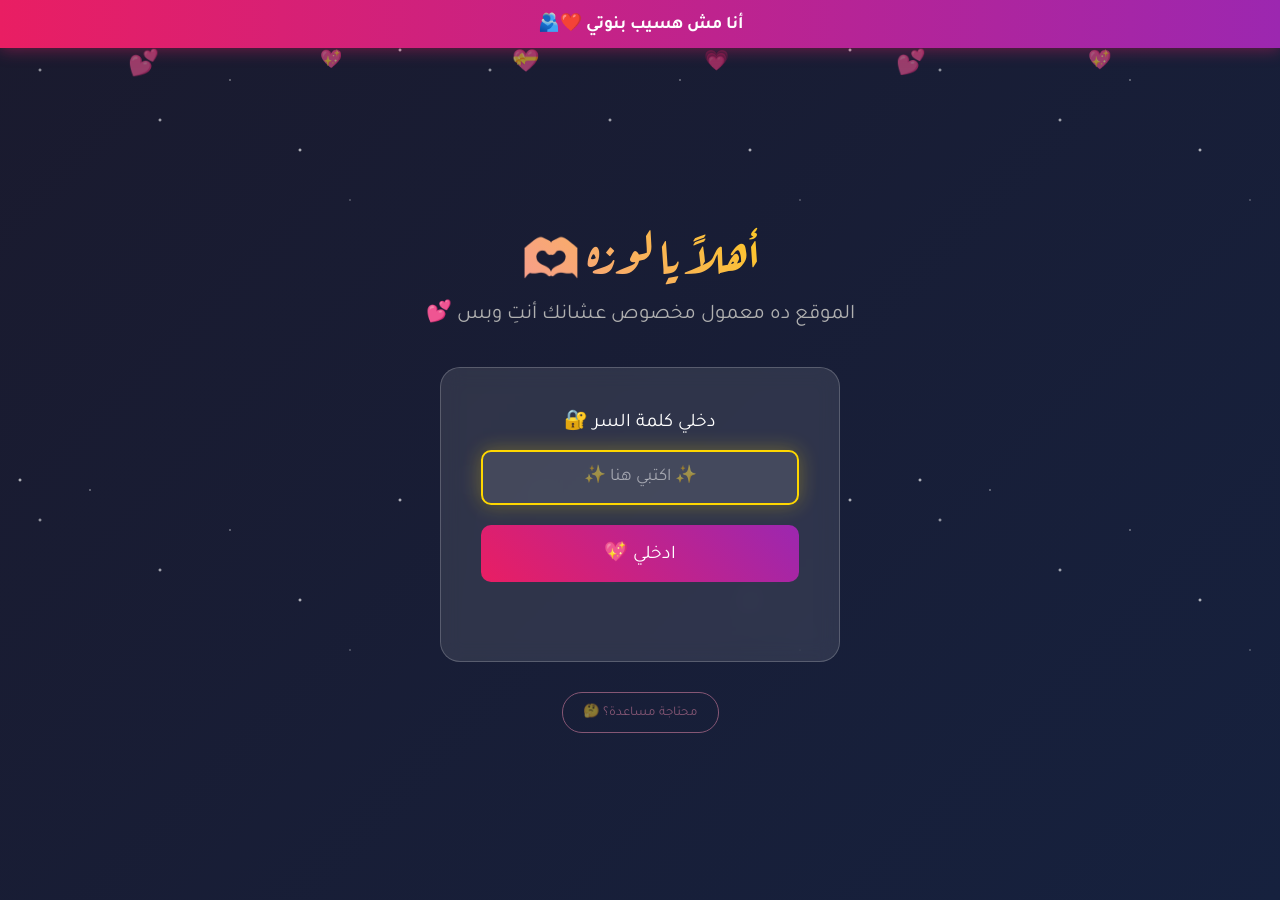
<file: index.html>
<!DOCTYPE html>
<html lang="ar" dir="rtl">
<head>
    <meta charset="UTF-8">
    <meta name="viewport" content="width=device-width, initial-scale=1.0">
    <title>♥️ ست البنات</title>
    <link rel="preconnect" href="https://fonts.googleapis.com">
    <link rel="preconnect" href="https://fonts.gstatic.com" crossorigin>
    <link href="https://fonts.googleapis.com/css2?family=Tajawal:wght@400;500;700&family=Aref+Ruqaa:wght@400;700&display=swap" rel="stylesheet">
    <link rel="stylesheet" href="css/style.css">
</head>
<body class="login-page">
    <!-- ═══════ الشريط العلوي ═══════ -->
    <div class="top-banner">
        أنا مش هسيب بنوتي ❤️🫂
    </div>

    <div class="stars"></div>
    <div class="floating-hearts">
        <span>💕</span><span>💖</span><span>💝</span><span>💗</span><span>💕</span><span>💖</span>
    </div>
    
    <div class="login-container">
        <div class="welcome-text">
            <h1>أهلاً يا لوزه 🫶</h1>
            <p>الموقع ده معمول مخصوص عشانك أنتِ وبس 💕</p>
        </div>
        
        <div class="password-section">
            <label for="password">دخلي كلمة السر 🔐</label>
            <input type="password" id="password" placeholder="✨ اكتبي هنا ✨">
            <button onclick="checkPassword()" class="btn-primary">
                ادخلي 💖
            </button>
            <p id="error-msg" class="error-msg"></p>
        </div>
        
        <div class="hint-section">
            <button onclick="showHint()" class="btn-hint">
                محتاجة مساعدة؟ 🤔
            </button>
            <div id="hints-container" class="hints-container hidden">
                <p class="hint-title">وسيلة مساعدة 💡</p>
                <div id="hint-text"></div>
                <button onclick="nextHint()" class="btn-small">تلميح تاني</button>
            </div>
        </div>
    </div>

    <script src="js/main.js"></script>
</body>
</html>
</file>
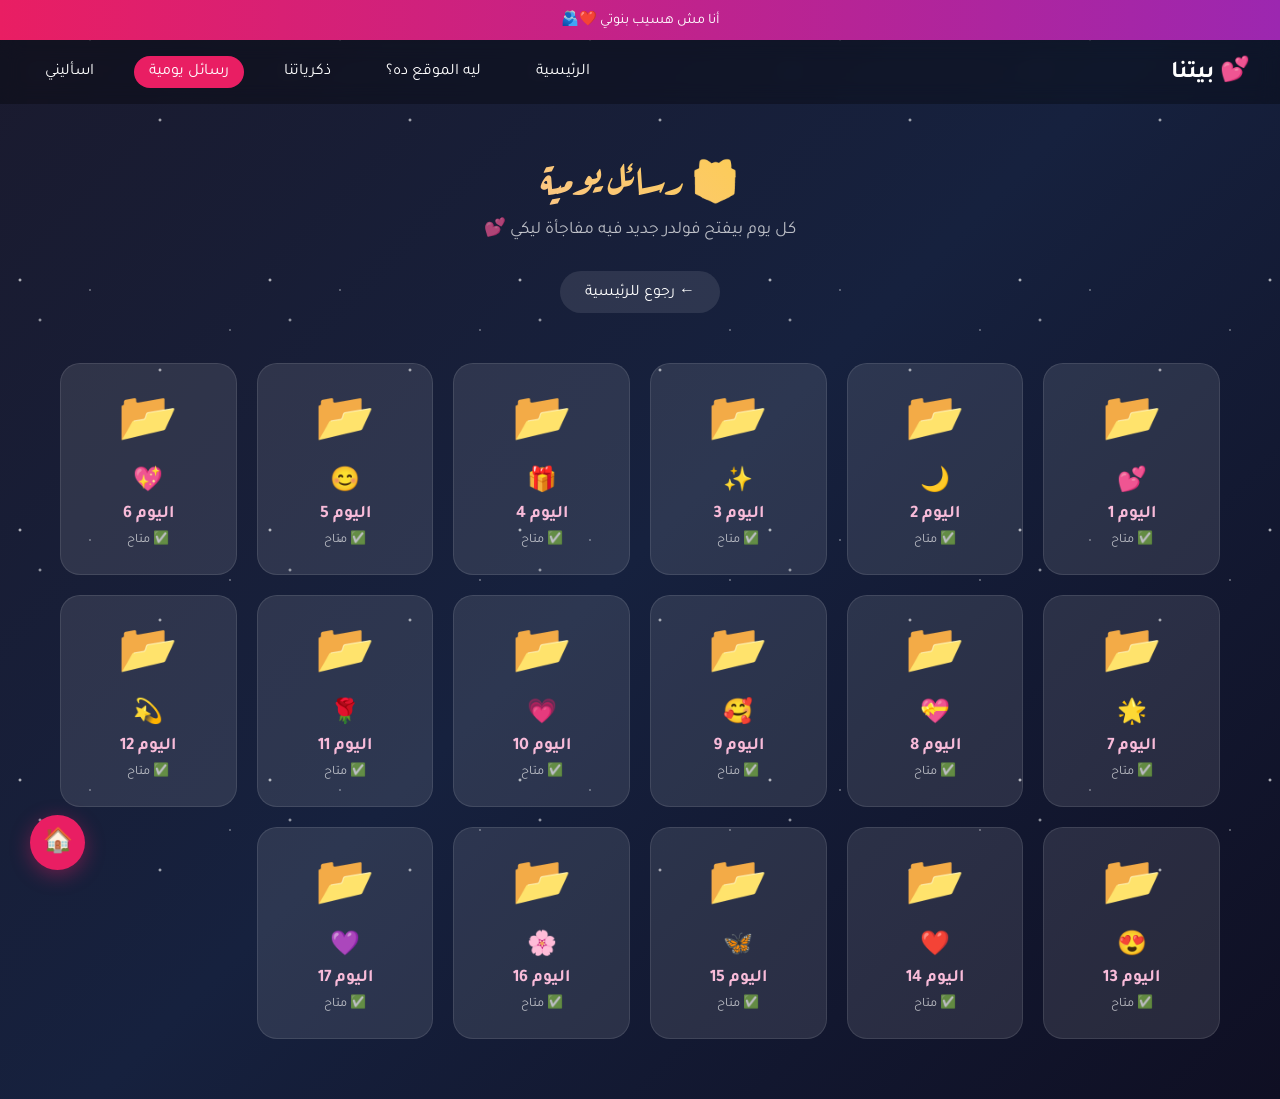
<file: daily.html>
<!DOCTYPE html>
<html lang="ar" dir="rtl">
<head>
    <meta charset="UTF-8">
    <meta name="viewport" content="width=device-width, initial-scale=1.0">
    <title>💕 رسائل يومية</title>
    <link rel="preconnect" href="https://fonts.googleapis.com">
    <link rel="preconnect" href="https://fonts.gstatic.com" crossorigin>
    <link href="https://fonts.googleapis.com/css2?family=Tajawal:wght@400;500;700&family=Aref+Ruqaa:wght@400;700&display=swap" rel="stylesheet">
    <style>
        /* ═══════════════════════════════════════════════════════════ */
        /*                    CSS Variables                            */
        /* ═══════════════════════════════════════════════════════════ */
        :root {
            --primary-color: #e91e63;
            --primary-light: #f8bbd9;
            --primary-dark: #c2185b;
            --secondary-color: #9c27b0;
            --gold: #ffd700;
            --text-muted: rgba(255, 255, 255, 0.7);
            --card-bg: rgba(255, 255, 255, 0.1);
        }

        * {
            margin: 0;
            padding: 0;
            box-sizing: border-box;
        }

        body {
            font-family: 'Tajawal', sans-serif;
            background: linear-gradient(135deg, #1a1a2e 0%, #16213e 50%, #0f0f23 100%);
            min-height: 100vh;
            color: white;
            overflow-x: hidden;
        }

        /* ═══════════════════════════════════════════════════════════ */
        /*                    Top Banner                               */
        /* ═══════════════════════════════════════════════════════════ */
        .top-banner {
            background: linear-gradient(90deg, var(--primary-color), var(--secondary-color));
            padding: 10px;
            text-align: center;
            font-size: 0.9rem;
        }

        /* ═══════════════════════════════════════════════════════════ */
        /*                    Stars Background                         */
        /* ═══════════════════════════════════════════════════════════ */
        .stars {
            position: fixed;
            top: 0;
            left: 0;
            width: 100%;
            height: 100%;
            pointer-events: none;
            z-index: -1;
            background-image: 
                radial-gradient(2px 2px at 20px 30px, white, transparent),
                radial-gradient(2px 2px at 40px 70px, rgba(255,255,255,0.8), transparent),
                radial-gradient(1px 1px at 90px 40px, white, transparent),
                radial-gradient(2px 2px at 160px 120px, rgba(255,255,255,0.9), transparent),
                radial-gradient(1px 1px at 230px 80px, white, transparent);
            background-size: 250px 250px;
            animation: twinkle 5s ease-in-out infinite;
        }

        @keyframes twinkle {
            0%, 100% { opacity: 1; }
            50% { opacity: 0.7; }
        }

        /* ═══════════════════════════════════════════════════════════ */
        /*                    Navbar                                   */
        /* ═══════════════════════════════════════════════════════════ */
        .navbar {
            display: flex;
            justify-content: space-between;
            align-items: center;
            padding: 15px 30px;
            background: rgba(0, 0, 0, 0.3);
            backdrop-filter: blur(10px);
            position: sticky;
            top: 0;
            z-index: 1000;
        }

        .logo {
            font-size: 1.5rem;
            font-weight: bold;
            color: white;
            text-decoration: none;
        }

        .nav-links {
            display: flex;
            list-style: none;
            gap: 25px;
        }

        .nav-links a {
            color: white;
            text-decoration: none;
            padding: 8px 15px;
            border-radius: 20px;
            transition: all 0.3s ease;
        }

        .nav-links a:hover,
        .nav-links a.active {
            background: var(--primary-color);
        }

        .menu-toggle {
            display: none;
            background: none;
            border: none;
            color: white;
            font-size: 1.5rem;
            cursor: pointer;
        }

        /* ═══════════════════════════════════════════════════════════ */
        /*                    Main Content                             */
        /* ═══════════════════════════════════════════════════════════ */
        .main-content {
            padding: 40px 20px;
            max-width: 1200px;
            margin: 0 auto;
        }

        .page-title {
            text-align: center;
            font-size: 2.5rem;
            font-family: 'Aref Ruqaa', serif;
            margin-bottom: 10px;
            background: linear-gradient(45deg, var(--primary-light), var(--gold));
            -webkit-background-clip: text;
            -webkit-text-fill-color: transparent;
            background-clip: text;
        }

        .page-subtitle {
            text-align: center;
            color: var(--text-muted);
            margin-bottom: 30px;
            font-size: 1.1rem;
        }

        /* ═══════════════════════════════════════════════════════════ */
        /*                    Back Button                              */
        /* ═══════════════════════════════════════════════════════════ */
        .back-section {
            text-align: center;
            margin-bottom: 30px;
        }

        .back-btn {
            display: inline-block;
            padding: 10px 25px;
            background: rgba(255, 255, 255, 0.1);
            color: white;
            text-decoration: none;
            border-radius: 25px;
            transition: all 0.3s ease;
        }

        .back-btn:hover {
            background: var(--primary-color);
            transform: translateX(-5px);
        }

        /* ═══════════════════════════════════════════════════════════ */
        /*                    Folders Container                        */
        /* ═══════════════════════════════════════════════════════════ */
        .folders-container {
            display: grid;
            grid-template-columns: repeat(auto-fill, minmax(150px, 1fr));
            gap: 20px;
            padding: 20px 0;
        }

        /* ═══════════════════════════════════════════════════════════ */
        /*                    Folder Card                              */
        /* ═══════════════════════════════════════════════════════════ */
        .folder {
            background: var(--card-bg);
            border-radius: 20px;
            padding: 25px 15px;
            text-align: center;
            border: 1px solid rgba(255, 255, 255, 0.1);
            transition: all 0.3s ease;
            animation: fadeInUp 0.5s ease forwards;
            opacity: 0;
            position: relative;
            overflow: hidden;
        }

        .folder:hover {
            transform: translateY(-8px);
            border-color: var(--primary-light);
            box-shadow: 0 15px 40px rgba(233, 30, 99, 0.25);
        }

        .folder.today {
            border-color: var(--gold);
            background: linear-gradient(135deg, rgba(255,215,0,0.15), rgba(233,30,99,0.15));
        }

        .folder.today::before {
            content: '';
            position: absolute;
            top: -50%;
            left: -50%;
            width: 200%;
            height: 200%;
            background: linear-gradient(45deg, transparent, rgba(255,215,0,0.1), transparent);
            animation: shine 3s infinite;
        }

        @keyframes shine {
            0% { transform: translateX(-100%) rotate(45deg); }
            100% { transform: translateX(100%) rotate(45deg); }
        }

        @keyframes fadeInUp {
            from {
                opacity: 0;
                transform: translateY(30px);
            }
            to {
                opacity: 1;
                transform: translateY(0);
            }
        }

        .folder-icon {
            font-size: 3rem;
            display: block;
            margin-bottom: 10px;
        }

        .folder-mood {
            font-size: 1.5rem;
            margin-bottom: 5px;
        }

        .folder-day {
            font-weight: bold;
            font-size: 1.1rem;
            margin-bottom: 5px;
            color: var(--primary-light);
        }

        .folder-status {
            font-size: 0.8rem;
            color: var(--text-muted);
        }

        .new-badge {
            position: absolute;
            top: 10px;
            right: 10px;
            background: var(--gold);
            color: #1a1a2e;
            padding: 3px 8px;
            border-radius: 10px;
            font-size: 0.65rem;
            font-weight: bold;
            animation: pulse 1.5s infinite;
        }

        @keyframes pulse {
            0%, 100% { transform: scale(1); }
            50% { transform: scale(1.1); }
        }

        /* ═══════════════════════════════════════════════════════════ */
        /*                    Empty Message                            */
        /* ═══════════════════════════════════════════════════════════ */
        .empty-message {
            grid-column: 1 / -1;
            text-align: center;
            padding: 60px 20px;
        }

        .empty-icon {
            font-size: 4rem;
            margin-bottom: 20px;
        }

        .empty-message h3 {
            margin-bottom: 10px;
            color: white;
        }

        .empty-message p {
            color: var(--text-muted);
        }

        .countdown {
            font-size: 1.5rem;
            color: var(--gold);
            margin-top: 15px;
            font-weight: bold;
        }

        /* ═══════════════════════════════════════════════════════════ */
        /*                    Folders Hint                             */
        /* ═══════════════════════════════════════════════════════════ */
        .folders-hint {
            grid-column: 1 / -1;
            text-align: center;
            padding: 30px;
            color: var(--text-muted);
            border-top: 1px solid rgba(255, 255, 255, 0.1);
            margin-top: 20px;
        }

        .folders-hint p {
            margin: 5px 0;
        }

        /* ═══════════════════════════════════════════════════════════ */
        /*                    Modal                                    */
        /* ═══════════════════════════════════════════════════════════ */
        .modal {
            position: fixed;
            top: 0;
            left: 0;
            width: 100%;
            height: 100%;
            background: rgba(0, 0, 0, 0.9);
            display: flex;
            align-items: center;
            justify-content: center;
            z-index: 2000;
            padding: 20px;
            opacity: 1;
            transition: opacity 0.3s ease;
        }

        .modal.hidden {
            opacity: 0;
            pointer-events: none;
        }

        .modal-content {
            background: linear-gradient(135deg, #1a1a2e 0%, #16213e 100%);
            border-radius: 25px;
            padding: 30px;
            max-width: 500px;
            width: 100%;
            max-height: 90vh;
            overflow-y: auto;
            position: relative;
            border: 1px solid rgba(255, 255, 255, 0.1);
            box-shadow: 0 20px 60px rgba(0, 0, 0, 0.5);
            animation: modalIn 0.3s ease;
        }

        @keyframes modalIn {
            from {
                opacity: 0;
                transform: scale(0.9) translateY(20px);
            }
            to {
                opacity: 1;
                transform: scale(1) translateY(0);
            }
        }

        .close-modal {
            position: absolute;
            top: 15px;
            left: 15px;
            background: rgba(255, 255, 255, 0.1);
            border: none;
            color: white;
            width: 40px;
            height: 40px;
            border-radius: 50%;
            font-size: 1.2rem;
            cursor: pointer;
            transition: all 0.3s ease;
            display: flex;
            align-items: center;
            justify-content: center;
        }

        .close-modal:hover {
            background: var(--primary-color);
            transform: rotate(90deg);
        }

        /* ═══════════════════════════════════════════════════════════ */
        /*                    Day Header                               */
        /* ═══════════════════════════════════════════════════════════ */
        .day-header {
            text-align: center;
            margin-bottom: 20px;
            padding-top: 10px;
        }

        .day-number {
            font-size: 1.8rem;
            font-weight: bold;
            display: block;
            margin-bottom: 5px;
            background: linear-gradient(45deg, var(--primary-light), var(--gold));
            -webkit-background-clip: text;
            -webkit-text-fill-color: transparent;
            background-clip: text;
        }

        .day-date {
            color: rgba(255, 255, 255, 0.6);
            font-size: 0.9rem;
        }

        /* ═══════════════════════════════════════════════════════════ */
        /*                    Message Container                        */
        /* ═══════════════════════════════════════════════════════════ */
        .message-container {
            background: rgba(255, 255, 255, 0.05);
            border-radius: 15px;
            padding: 20px;
            margin-bottom: 20px;
            border: 1px solid rgba(255, 255, 255, 0.1);
        }

        .day-message {
            text-align: center;
            font-size: 1.2rem;
            line-height: 1.8;
            color: white;
        }

        /* ═══════════════════════════════════════════════════════════ */
        /*                    Audio Player                             */
        /* ═══════════════════════════════════════════════════════════ */
        .audio-player {
            background: linear-gradient(135deg, rgba(103,58,183,0.3), rgba(63,81,181,0.3));
            padding: 30px;
            border-radius: 20px;
            margin: 20px 0;
        }

        .audio-player-header {
            text-align: center;
            margin-bottom: 20px;
        }

        .audio-player-header .audio-icon {
            font-size: 3rem;
            display: block;
            margin-bottom: 10px;
            animation: pulse 2s infinite;
        }

        .audio-player-header .audio-hint {
            color: rgba(255, 255, 255, 0.7);
            font-size: 0.95rem;
        }

        /* ═══════════════════════════════════════════════════════════ */
        /*                    Waveform Animation                       */
        /* ═══════════════════════════════════════════════════════════ */
        .waveform {
            display: flex;
            justify-content: center;
            align-items: center;
            gap: 4px;
            height: 40px;
            margin-bottom: 20px;
        }

        .waveform span {
            width: 4px;
            height: 20px;
            background: linear-gradient(to top, var(--primary-color), var(--secondary-color));
            border-radius: 2px;
            animation: wave 1.2s ease-in-out infinite;
        }

        .waveform span:nth-child(1) { animation-delay: 0s; }
        .waveform span:nth-child(2) { animation-delay: 0.1s; }
        .waveform span:nth-child(3) { animation-delay: 0.2s; }
        .waveform span:nth-child(4) { animation-delay: 0.3s; }
        .waveform span:nth-child(5) { animation-delay: 0.4s; }
        .waveform span:nth-child(6) { animation-delay: 0.5s; }
        .waveform span:nth-child(7) { animation-delay: 0.4s; }
        .waveform span:nth-child(8) { animation-delay: 0.3s; }
        .waveform span:nth-child(9) { animation-delay: 0.2s; }
        .waveform span:nth-child(10) { animation-delay: 0.1s; }

        @keyframes wave {
            0%, 100% { height: 10px; }
            50% { height: 35px; }
        }

        /* ═══════════════════════════════════════════════════════════ */
        /*                    Drive Player Container                   */
        /* ═══════════════════════════════════════════════════════════ */
        .drive-player-container {
            background: rgba(0, 0, 0, 0.3);
            border-radius: 15px;
            padding: 15px;
            min-height: 80px;
            display: flex;
            align-items: center;
            justify-content: center;
        }

        .drive-player-container iframe {
            border-radius: 10px;
        }

        /* ═══════════════════════════════════════════════════════════ */
        /*                    Modal Navigation                         */
        /* ═══════════════════════════════════════════════════════════ */
        .modal-navigation {
            display: flex;
            gap: 10px;
            justify-content: center;
            margin-top: 20px;
        }

        .nav-link-btn {
            padding: 12px 25px;
            background: rgba(255, 255, 255, 0.1);
            color: white;
            text-decoration: none;
            border-radius: 25px;
            font-size: 0.9rem;
            transition: all 0.3s ease;
            text-align: center;
        }

        .nav-link-btn:hover {
            background: rgba(255, 255, 255, 0.2);
            transform: translateY(-2px);
        }

        .nav-link-btn.primary {
            background: var(--primary-color);
        }

        .nav-link-btn.primary:hover {
            background: var(--primary-dark);
        }

        /* ═══════════════════════════════════════════════════════════ */
        /*                    Fixed Home Button                        */
        /* ═══════════════════════════════════════════════════════════ */
        .fixed-back-btn {
            position: fixed;
            bottom: 30px;
            left: 30px;
            width: 55px;
            height: 55px;
            background: var(--primary-color);
            border-radius: 50%;
            display: flex;
            align-items: center;
            justify-content: center;
            text-decoration: none;
            font-size: 1.5rem;
            box-shadow: 0 5px 20px rgba(233, 30, 99, 0.4);
            transition: all 0.3s ease;
            z-index: 999;
        }

        .fixed-back-btn:hover {
            transform: scale(1.1);
            box-shadow: 0 8px 30px rgba(233, 30, 99, 0.6);
        }

        /* ═══════════════════════════════════════════════════════════ */
        /*                    Toast Notifications                      */
        /* ═══════════════════════════════════════════════════════════ */
        .toast {
            position: fixed;
            bottom: 100px;
            left: 50%;
            transform: translateX(-50%) translateY(100px);
            background: #333;
            color: white;
            padding: 15px 30px;
            border-radius: 30px;
            font-size: 0.95rem;
            z-index: 3000;
            opacity: 0;
            transition: all 0.3s ease;
            box-shadow: 0 5px 20px rgba(0, 0, 0, 0.3);
        }

        .toast.show {
            opacity: 1;
            transform: translateX(-50%) translateY(0);
        }

        .toast-success { background: #4caf50; }
        .toast-error { background: #f44336; }
        .toast-info { background: #2196f3; }

        /* ═══════════════════════════════════════════════════════════ */
        /*                    Responsive                               */
        /* ═══════════════════════════════════════════════════════════ */
        @media (max-width: 768px) {
            .nav-links {
                display: none;
                position: absolute;
                top: 100%;
                left: 0;
                right: 0;
                background: rgba(0, 0, 0, 0.95);
                flex-direction: column;
                padding: 20px;
                gap: 10px;
            }

            .nav-links.active {
                display: flex;
            }

            .menu-toggle {
                display: block;
            }

            .page-title {
                font-size: 1.8rem;
            }

            .folders-container {
                grid-template-columns: repeat(auto-fill, minmax(120px, 1fr));
                gap: 15px;
            }

            .folder {
                padding: 20px 10px;
            }

            .folder-icon {
                font-size: 2.5rem;
            }

            .modal-content {
                padding: 20px;
                margin: 10px;
            }

            .day-number {
                font-size: 1.5rem;
            }

            .day-message {
                font-size: 1.1rem;
            }

            .audio-player {
                padding: 20px;
            }

            .audio-player-header .audio-icon {
                font-size: 2.5rem;
            }

            .modal-navigation {
                flex-direction: column;
            }

            .fixed-back-btn {
                bottom: 20px;
                left: 20px;
                width: 50px;
                height: 50px;
            }
        }
    </style>
</head>
<body>
    <!-- ═══════ الشريط العلوي ═══════ -->
    <div class="top-banner">
        أنا مش هسيب بنوتي ❤️🫂
    </div>

    <!-- ═══════ النجوم ═══════ -->
    <div class="stars"></div>
    
    <!-- ═══════ شريط التنقل ═══════ -->
    <nav class="navbar">
        <a href="home.html" class="logo">💕 بيتنا</a>
        <ul class="nav-links" id="navLinks">
            <li><a href="home.html">الرئيسية</a></li>
            <li><a href="why.html">ليه الموقع ده؟</a></li>
            <li><a href="memories.html">ذكرياتنا</a></li>
            <li><a href="daily.html" class="active">رسائل يومية</a></li>
            <li><a href="questions.html">اسأليني</a></li>
        </ul>
        <button class="menu-toggle" onclick="toggleMenu()">☰</button>
    </nav>

    <!-- ═══════ المحتوى الرئيسي ═══════ -->
    <main class="main-content">
        <h1 class="page-title">🎁 رسائل يومية</h1>
        <p class="page-subtitle">كل يوم بيفتح فولدر جديد فيه مفاجأة ليكي 💕</p>
        
        <!-- زر الرجوع -->
        <div class="back-section">
            <a href="home.html" class="back-btn">← رجوع للرئيسية</a>
        </div>

        <!-- الفولدرات -->
        <div class="folders-container" id="folders-container">
            <!-- Folders will be generated by JavaScript -->
        </div>
    </main>

    <!-- ═══════ Audio Player Modal ═══════ -->
    <div id="audio-modal" class="modal hidden">
        <div class="modal-content audio-modal-content">
            <button class="close-modal" onclick="closeModal()" title="إغلاق">✕</button>
            
            <div class="day-header">
                <span class="day-number" id="modal-day"></span>
                <span class="day-date" id="modal-date"></span>
            </div>
            
            <div class="message-container">
                <p class="day-message" id="modal-message"></p>
            </div>
            
            <!-- Audio Player -->
            <div class="audio-player">
                <div class="audio-player-header">
                    <span class="audio-icon">🎵</span>
                    <p class="audio-hint">اضغط Play للاستماع 💕</p>
                </div>
                
                <div class="waveform">
                    <span></span><span></span><span></span><span></span><span></span>
                    <span></span><span></span><span></span><span></span><span></span>
                </div>
                
                <div id="drive-player-container" class="drive-player-container">
                    <!-- iframe will be inserted here -->
                </div>
            </div>
            
            <div class="modal-navigation">
                <a href="questions.html" class="nav-link-btn">💭 روحي للأسئلة</a>
                <a href="home.html" class="nav-link-btn primary">🏠 الرئيسية</a>
            </div>
        </div>
    </div>

    <!-- ═══════ Fixed Home Button ═══════ -->
    <a href="home.html" class="fixed-back-btn" title="الرئيسية">🏠</a>

    <!-- ═══════ JavaScript ═══════ -->
    <script src="js/daily.js"></script>
    <script>
        // Toggle Menu for Mobile
        function toggleMenu() {
            document.getElementById('navLinks').classList.toggle('active');
        }
    </script>
</body>
</html>
</file>
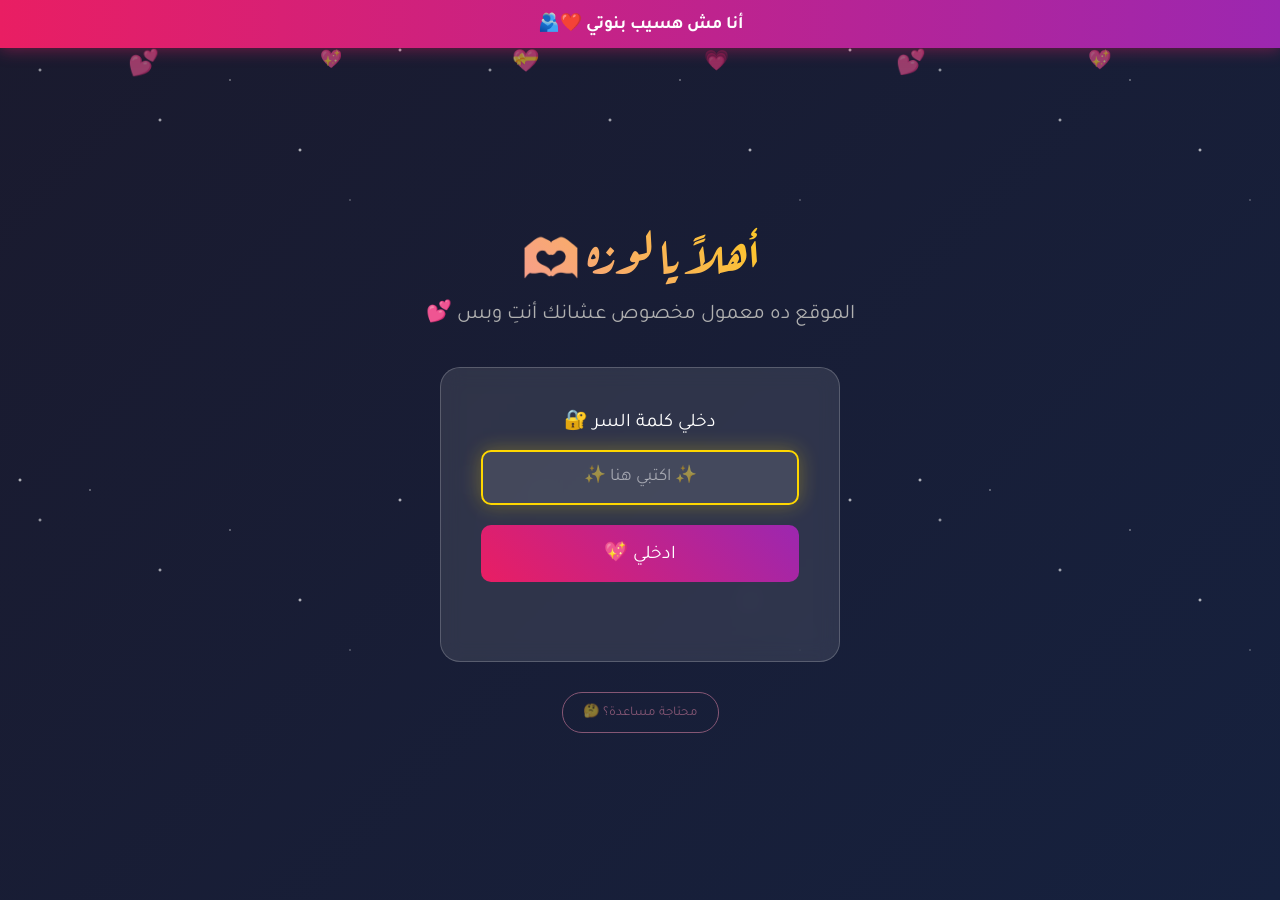
<file: home.html>
<!DOCTYPE html>
<html lang="ar" dir="rtl">
<head>
    <meta charset="UTF-8">
    <meta name="viewport" content="width=device-width, initial-scale=1.0">
    <title>💕 بيتنا الصغير</title>
    <link rel="preconnect" href="https://fonts.googleapis.com">
    <link rel="preconnect" href="https://fonts.gstatic.com" crossorigin>
    <link href="https://fonts.googleapis.com/css2?family=Tajawal:wght@400;500;700&family=Aref+Ruqaa:wght@400;700&display=swap" rel="stylesheet">
    <link rel="stylesheet" href="css/style.css">
</head>
<body class="home-page">
    <!-- ═══════ الشريط العلوي ═══════ -->
    <div class="top-banner">
        أنا مش هسيب بنوتي ❤️🫂
    </div>

    <div class="stars"></div>

    <nav class="navbar">
        <a href="home.html" class="logo">💕 بيتنا</a>
        <ul class="nav-links">
            <li><a href="home.html" class="active">الرئيسية</a></li>
            <li><a href="why.html">ليه الموقع ده؟</a></li>
            <li><a href="memories.html">ذكرياتنا</a></li>
            <li><a href="daily.html">رسائل يومية</a></li>
            <li><a href="questions.html">اسأليني</a></li>
        </ul>
        <button class="menu-toggle" onclick="toggleMenu()">☰</button>
    </nav>

    <main class="main-content">
        <section class="hero">
            <p id="greeting"></p>
            <h1>أهلاً بيكي في عالمنا الصغير 💕</h1>
            <p>كل ركن هنا فيه حاجة ليكي أنتِ بس</p>
        </section>

        <section class="cards-container">
            <a href="why.html" class="card">
                <span class="card-icon">💝</span>
                <h3>ليه الموقع ده؟</h3>
                <p>اعرفي السبب ورا كل ده</p>
            </a>
            
            <a href="memories.html" class="card">
                <span class="card-icon">📸</span>
                <h3>ذكرياتنا</h3>
                <p>لحظات مش هننساها أبداً</p>
            </a>
            
            <a href="daily.html" class="card">
                <span class="card-icon">🎁</span>
                <h3>رسائل يومية</h3>
                <p>كل يوم ليكي هدية جديدة</p>
            </a>
            
            <a href="questions.html" class="card">
                <span class="card-icon">💭</span>
                <h3>اسأليني</h3>
                <p>أسئلة وإجابات من القلب</p>
            </a>
        </section>
    </main>

    <script src="js/main.js"></script>
</body>
</html>
</file>
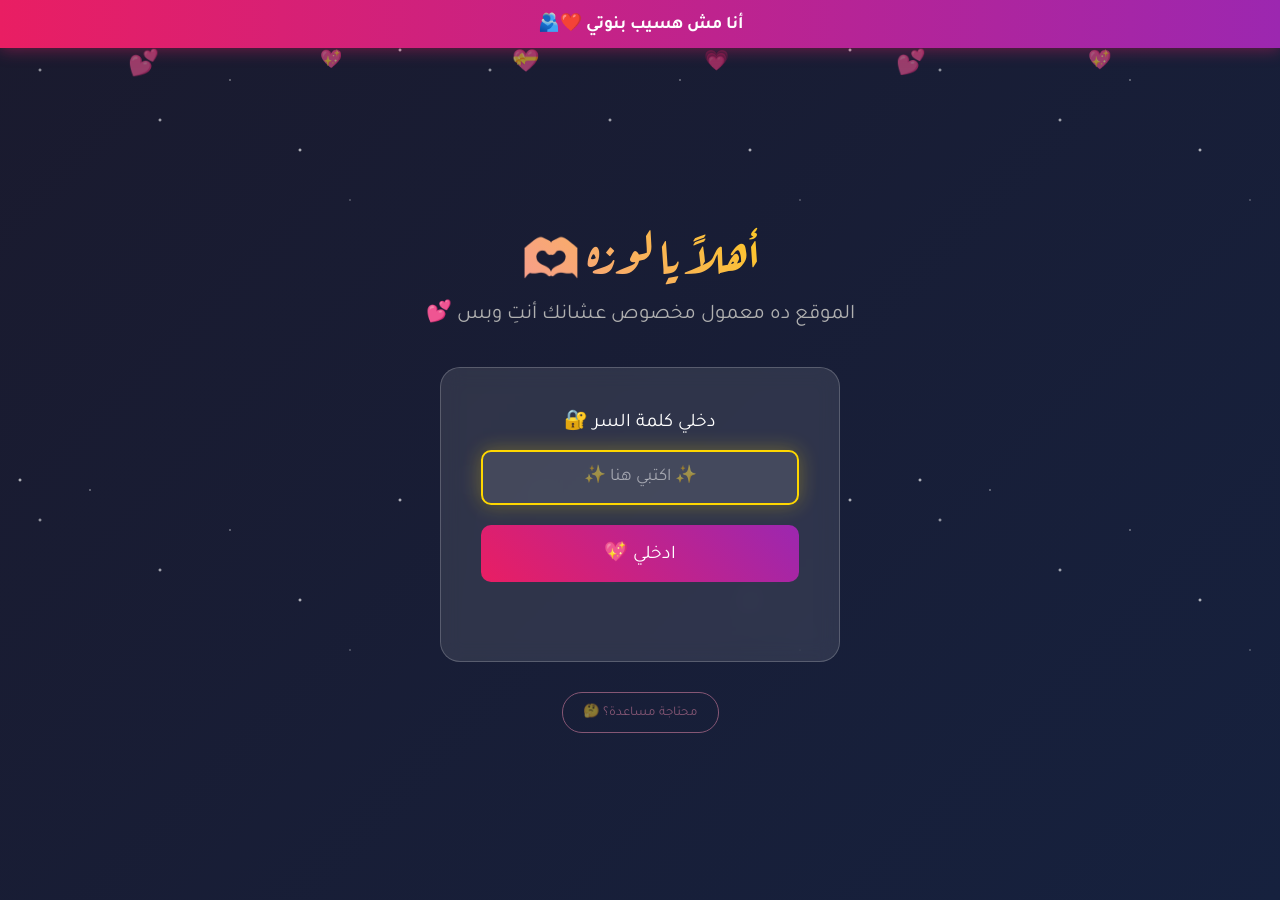
<file: questions.html>
<!DOCTYPE html>
<html lang="ar" dir="rtl">
<head>
    <meta charset="UTF-8">
    <meta name="viewport" content="width=device-width, initial-scale=1.0">
    <title>💕 اسأليني</title>
    <link rel="preconnect" href="https://fonts.googleapis.com">
    <link rel="preconnect" href="https://fonts.gstatic.com" crossorigin>
    <link href="https://fonts.googleapis.com/css2?family=Tajawal:wght@400;500;700&family=Aref+Ruqaa:wght@400;700&display=swap" rel="stylesheet">
    <link rel="stylesheet" href="css/style.css">
</head>
<body class="questions-page">
    <!-- ═══════ الشريط العلوي ═══════ -->
    <div class="top-banner">
        أنا مش هسيب بنوتي ❤️🫂
    </div>

    <div class="stars"></div>
    
    <nav class="navbar">
        <a href="home.html" class="logo">💕 بيتنا</a>
        <ul class="nav-links">
            <li><a href="home.html">الرئيسية</a></li>
            <li><a href="why.html">ليه الموقع ده؟</a></li>
            <li><a href="memories.html">ذكرياتنا</a></li>
            <li><a href="daily.html">رسائل يومية</a></li>
            <li><a href="questions.html" class="active">اسأليني</a></li>
        </ul>
        <button class="menu-toggle" onclick="toggleMenu()">☰</button>
    </nav>

    <main class="main-content">
        <h1 class="page-title">💭 اسأليني أي حاجة</h1>
        <p class="page-subtitle">دوسي على أي سؤال وهتلاقي الإجابة ♥️</p>
        
        <!-- Back Button -->
        <div class="back-section">
            <a href="home.html" class="back-btn">
                ← رجوع للرئيسية
            </a>
        </div>

        <div class="questions-container">
            
            <!-- ══════════════════════════════════════════════════════ -->
            <!--                    أسئلة عن الحب                       -->
            <!-- ══════════════════════════════════════════════════════ -->
            
            <!-- السؤال 1 -->
            <div class="question-card" onclick="toggleAnswer(this)">
                <div class="question">
                    <span class="q-icon">♥️</span>
                    <span class="q-text">بتحبني ليه؟</span>
                    <span class="q-arrow">↓</span>
                </div>
                <div class="answer hidden">
                    <p>بحبك لأنك إنتي... مش محتاج سبب تاني 💕 بحبك كل حاجة فيكي، ضحكتك، زعلك، دلعك، كل حاجة. بحبك لأنك خليتني إنسان أحسن، ولأن قلبي اختارك من غير ما يستأذنني 🥹</p>
                </div>
            </div>
            
            <!-- السؤال 2 -->
            <div class="question-card" onclick="toggleAnswer(this)">
                <div class="question">
                    <span class="q-icon">🌙</span>
                    <span class="q-text">إيه أكتر حاجة بتحبها فيا؟</span>
                    <span class="q-arrow">↓</span>
                </div>
                <div class="answer hidden">
                    <p>ضحكتك! 😍 لما بتضحكي بحس إن الدنيا كلها بتنور. وكمان عيونك لما بتبصيلي بيهم، وطريقتك لما بتتكلمي بدلع، وقلبك الطيب، وروحك الحلوة... يعني كل حاجة فيكي 💖</p>
                </div>
            </div>
            
            <!-- السؤال 3 -->
            <div class="question-card" onclick="toggleAnswer(this)">
                <div class="question">
                    <span class="q-icon">✨</span>
                    <span class="q-text">لو هتوصفني في كلمة واحدة؟</span>
                    <span class="q-arrow">↓</span>
                </div>
                <div class="answer hidden">
                    <p>كلمة واحدة صعبة أوي عليكي! 😅 بس لو لازم أختار: "جنتي" 🌸 لأنك فعلاً جنة ربنا بعتهالي على الأرض، وكل لحظة معاكي بحس إني في أحلى مكان في الكون 💕</p>
                </div>
            </div>
            
            <!-- السؤال 4 -->
            <div class="question-card" onclick="toggleAnswer(this)">
                <div class="question">
                    <span class="q-icon">💘</span>
                    <span class="q-text">إمتى حسيت إنك بتحبني؟</span>
                    <span class="q-arrow">↓</span>
                </div>
                <div class="answer hidden">
                    <p>من أول ما شفتك حسيت بحاجة غريبة في قلبي 💓 بس واحده واحده لقيت نفسي مش قادر أفكر في حد غيرك، ومش قادر أنام من غير ما أسمع صوتك، ومش قادر أتخيل حياتي من غيرك 🥹💕</p>
                </div>
            </div>
            
            <!-- السؤال 5 -->
            <div class="question-card" onclick="toggleAnswer(this)">
                <div class="question">
                    <span class="q-icon">💭</span>
                    <span class="q-text">بتفكر فيا كتير؟</span>
                    <span class="q-arrow">↓</span>
                </div>
                <div class="answer hidden">
                    <p>كتير؟ 😂 أنا مش بفكر في حاجة تانية غيرك أصلاً! من أول ما بصحى لحد ما بنام، إنتي في بالي طول الوقت. حتى في أحلامي بتيجيلي 🌙💕 إنتي مش مجرد حد بفكر فيه، إنتي جزء مني 💖</p>
                </div>
            </div>

            <!-- السؤال 6 -->
            <div class="question-card" onclick="toggleAnswer(this)">
                <div class="question">
                    <span class="q-icon">😢</span>
                    <span class="q-text">بتزعل لما أزعل؟</span>
                    <span class="q-arrow">↓</span>
                </div>
                <div class="answer hidden">
                    <p>بزعل؟ والله ببقا مخنوووق! 💔 لما بتزعلي مش بقدر أعمل أي حاجة غير إني أفكر إزاي أرجعك تبتسمي تاني. زعلك بيوجعني أكتر من أي حاجة في الدنيا. عشان كده بحاول دايماً أخليكي مبسوطة 🥺💕</p>
                </div>
            </div>

            <!-- ══════════════════════════════════════════════════════ -->
            <!--                    أسئلة عن الذكريات                   -->
            <!-- ══════════════════════════════════════════════════════ -->
            
            <!-- السؤال 7 -->
            <div class="question-card" onclick="toggleAnswer(this)">
                <div class="question">
                    <span class="q-icon">🌟</span>
                    <span class="q-text">إيه أحلى ذكرى ليك معايا؟</span>
                    <span class="q-arrow">↓</span>
                </div>
                <div class="answer hidden">
                    <p>كل لحظة معاكي ذكرى حلوة 💕 بس أكتر لحظات؟ لما كنا مع بعض في الدروس وكنت بشوفك كل يوم كنت بحس اني بحب الدروس اصلا واللي هو انا رايح اشوف هدى انهارده 💖</p>
                </div>
            </div>
            
            <!-- السؤال 8 -->
            <div class="question-card" onclick="toggleAnswer(this)">
                <div class="question">
                    <span class="q-icon">😂</span>
                    <span class="q-text">إيه أكتر موقف ضحكنا فيه؟</span>
                    <span class="q-arrow">↓</span>
                </div>
                <div class="answer hidden">
                    <p>طب قولي اكتر موقف نكدتي فيه 😂 يا ستي بهزر بس هو في كتير اوي ويمكن الواحد ساعتها بيبقا فرحان بضحكتك اكتر ما فرحان بالموقف بس  ممكن اقرب حاجه لما كنا بنتكلم عن الجيش واني احط كريمات مرطبه😂😂 🥰</p>
                </div>
            </div>
            
            <!-- السؤال 9 -->
            <div class="question-card" onclick="toggleAnswer(this)">
                <div class="question">
                    <span class="q-icon">🎁</span>
                    <span class="q-text">فاكر أول هدية جبتهالي؟</span>
                    <span class="q-arrow">↓</span>
                </div>
                <div class="answer hidden">
                    <p>طبعاً فاكر! 🎁 يوم 23 نوفمبر 2017 💕 كنت قلقان أوي تعجبك ولا لأ، ساعتها كانت سلسله وخاتم صغننين وكنت ساعتها عامل اللي عشان اجبهملك بس كنت لسه ساعتها بجرب احساس اول هديه واول مره افرحك بس مش ناسي الرساله اللي بعتيها وانتي فرحانه اوي بالهديه يا ست البنات🥹😍😘 💖</p>
                </div>
            </div>

            <!-- السؤال 10 -->
            <div class="question-card" onclick="toggleAnswer(this)">
                <div class="question">
                    <span class="q-icon">📅</span>
                    <span class="q-text">فاكر أول يوم اتقابلنا؟</span>
                    <span class="q-arrow">↓</span>
                </div>
                <div class="answer hidden">
                    <p>29 ديسمبر 2016 💘 يوم غير حياتي كلها! فاكر كل تفصيلة فيه، فاكر إزاي قلبي كان بيدق بسرعه لما شفتك، وخدودك الحمره اوطه وفرحتك بيا وطبعا كرامتي اللي روحت بيها الحمدلله ومتبعترتش😂 💕</p>
                </div>
            </div>

            <!-- ══════════════════════════════════════════════════════ -->
            <!--                    أسئلة عن المستقبل                   -->
            <!-- ══════════════════════════════════════════════════════ -->
            
            <!-- السؤال 11 -->
            <div class="question-card" onclick="toggleAnswer(this)">
                <div class="question">
                    <span class="q-icon">🔮</span>
                    <span class="q-text">شايف مستقبلنا إزاي؟</span>
                    <span class="q-arrow">↓</span>
                </div>
                <div class="answer hidden">
                    <p>شايفه أحلى من أي حاجة! 🏠💕 شايفنا في بيتنا الصغير، داليدا وخديجة ومودة بيلعبوا حوالينا، ويونس وحمزة بيجروا في كل حتة 👶 شايفنا بنكبر سوا وبنفضل نحب بعض أكتر كل يوم 💖</p>
                </div>
            </div>
            
            <!-- السؤال 12 -->
            <div class="question-card" onclick="toggleAnswer(this)">
                <div class="question">
                    <span class="q-icon">🏠</span>
                    <span class="q-text">متخيل بيتنا إزاي؟</span>
                    <span class="q-arrow">↓</span>
                </div>
                <div class="answer hidden">
                    <p>بيت صغير مليان حب 🏡💕 فيه ضحك الولاد، وريحة أكلك الحلو (حتى لو محروق شوية 😂)، وصباحات حلوة نصحى فيها جنب بعض، وليالي نتكلم فيها لحد ما ننام. مش مهم يكون كبير، المهم إنتي تكوني فيه 💖</p>
                </div>
            </div>
            
            <!-- السؤال 13 -->
            <div class="question-card" onclick="toggleAnswer(this)">
                <div class="question">
                    <span class="q-icon">👶</span>
                    <span class="q-text">عايز كام طفل؟</span>
                    <span class="q-arrow">↓</span>
                </div>
                <div class="answer hidden">
                    <p>خمسة! 👶💕 داليدا وخديجة ومودة... ويونس وحمزة 🥹 متخيلهم وهما بيلعبوا سوا، والبنات شبهك في الجمال، والولاد شبهي في الشقاوة 😂 هيكونوا أحلى عيلة في الدنيا بإذن الله 💖</p>
                </div>
            </div>

            <!-- السؤال 14 -->
            <div class="question-card" onclick="toggleAnswer(this)">
                <div class="question">
                    <span class="q-icon">👵</span>
                    <span class="q-text">متخيلنا لما نكبر؟</span>
                    <span class="q-arrow">↓</span>
                </div>
                <div class="answer hidden">
                    <p>أيوه! 👴👵 متخيلنا قاعدين سوا، شعرنا أبيض، بنتفرج على صور ولادنا وأحفادنا، وبنفتكر أيامنا الحلوة. هفضل أحبك زي ما بحبك دلوقتي، بل أكتر كمان 💕 هنكون أحلى جدو وجدة في الدنيا 🥹💖</p>
                </div>
            </div>

            <!-- السؤال 15 -->
            <div class="question-card" onclick="toggleAnswer(this)">
                <div class="question">
                    <span class="q-icon">💍</span>
                    <span class="q-text">ناوي تتقدملي إمتى؟</span>
                    <span class="q-arrow">↓</span>
                </div>
                <div class="answer hidden">
                    <p>في أقرب وقت يا قلبي! 💍 بس عايز اليوم ده يكون مثالي زيك، عايز أفرحك فرحة عمرك. استنيني بس شوية وهتشوفي أحلى مفاجأة 🥹💕 الأهم إنك تعرفي إني مش ناوي أسيبك أبداً 💖</p>
                </div>
            </div>

            <!-- ══════════════════════════════════════════════════════ -->
            <!--                    أسئلة شخصية                         -->
            <!-- ══════════════════════════════════════════════════════ -->
            
            <!-- السؤال 16 -->
            <div class="question-card" onclick="toggleAnswer(this)">
                <div class="question">
                    <span class="q-icon">🎵</span>
                    <span class="q-text">إيه الأغنية اللي بتفكرك بيا؟</span>
                    <span class="q-arrow">↓</span>
                </div>
                <div class="answer hidden">
                    <p>كل أغنية حب بتفكرني بيكي! 🎵💕 بس في أغاني معينة لما بسمعها بحس إنها اتكتبت عشانك. كل كلمة حب في أي أغنية بلاقيها بتوصفك إنتي بالظبط 💖</p>
                </div>
            </div>
            
            <!-- السؤال 17 -->
            <div class="question-card" onclick="toggleAnswer(this)">
                <div class="question">
                    <span class="q-icon">🫣</span>
                    <span class="q-text">إيه اللي بتحبه في شخصيتي؟</span>
                    <span class="q-arrow">↓</span>
                </div>
                <div class="answer hidden">
                    <p>كل حاجة! 💕 بحب طيبة قلبك، بحب إزاي بتهتمي بيا، بحب دلعك، بحب حتى لما بتزعلي وتفضلي ساكتة 😂 بحب قوتك وضعفك، بحب إنك بتكوني نفسك معايا من غير ماسكات 💖</p>
                </div>
            </div>
            
            <!-- السؤال 18 -->
            <div class="question-card" onclick="toggleAnswer(this)">
                <div class="question">
                    <span class="q-icon">🤫</span>
                    <span class="q-text">قولي سر عليك؟</span>
                    <span class="q-arrow">↓</span>
                </div>
                <div class="answer hidden">
                    <p> السر؟ 🤫 اني بتكسف اوي بس مببينش 😅 وإن قلبي بيدق بسرعة لحد دلوقتي لما بشوفك، زي أول يوم وبرضو مبقولش 💓</p>
                </div>
            </div>

            <!-- السؤال 19 -->
            <div class="question-card" onclick="toggleAnswer(this)">
                <div class="question">
                    <span class="q-icon">😴</span>
                    <span class="q-text">بتحلم بيا؟</span>
                    <span class="q-arrow">↓</span>
                </div>
                <div class="answer hidden">
                    <p>كل ليلة تقريباً! 🌙💕 وأحلى أحلامي اللي بتكوني فيها. بحلم ببيتنا، بولادنا، بحياتنا سوا. وأحياناً بصحى من النوم مبتسم عشان كنت بحلم بيكي 🥹💖</p>
                </div>
            </div>

            <!-- السؤال 20 -->
            <div class="question-card" onclick="toggleAnswer(this)">
                <div class="question">
                    <span class="q-icon">💪</span>
                    <span class="q-text">هتفضل جنبي في الصعب؟</span>
                    <span class="q-arrow">↓</span>
                </div>
                <div class="answer hidden">
                    <p>مش بس في الصعب، في كل حاجة! 💪💕 في الحلو والمر، في الفرح والزعل، في الصحة والمرض. مفيش حاجة في الدنيا هتبعدني عنك. إنتي اختياري للأبد، ومش ناوي أتراجع 💍❤️</p>
                </div>
            </div>

            <!-- ══════════════════════════════════════════════════════ -->
            <!--                    أسئلة طريفة                         -->
            <!-- ══════════════════════════════════════════════════════ -->

            <!-- السؤال 21 -->
            <div class="question-card" onclick="toggleAnswer(this)">
                <div class="question">
                    <span class="q-icon">🍕</span>
                    <span class="q-text">لو هناكلك إيه دلوقتي؟</span>
                    <span class="q-arrow">↓</span>
                </div>
                <div class="answer hidden">
                    <p>أي حاجة تحبيها بس طبعا هكون مستني المكرونه البشاميل🫣 ! 🍕🍔🍟 المهم نكون سوا ونضحك ونتكلم. بس لو هتطبخيلي؟ هاكل حتى لو محروق 😂 لأن أي حاجة من إيدك طعمها تاني خالص 💕</p>
                </div>
            </div>

            <!-- السؤال 22 -->
            <div class="question-card" onclick="toggleAnswer(this)">
                <div class="question">
                    <span class="q-icon">🎬</span>
                    <span class="q-text">لو هنتفرج على فيلم؟</span>
                    <span class="q-arrow">↓</span>
                </div>
                <div class="answer hidden">
                    <p>أي فيلم! 🎬 المهم تكوني جنبي ونتغطى ببطانية ونتفرج سوا 💕 وان شاء الله هتنامي في النص زي وأنا هفضل أبصلك 😂😉 أحلى فيلم هو إني أكون معاكي 💖</p>
                </div>
            </div>

            <!-- السؤال 23 -->
            <div class="question-card" onclick="toggleAnswer(this)">
                <div class="question">
                    <span class="q-icon">✈️</span>
                    <span class="q-text">لو هنسافر مكان؟</span>
                    <span class="q-arrow">↓</span>
                </div>
                <div class="answer hidden">
                    <p>أي مكان في الدنيا! ✈️🌍 بس الحقيقة مش فارق معايا المكان، الفارق إنك تكوني معايا. ممكن نسافر للقمر ومش هيفرق، المهم إنتي جنبي 💕 بس لو بتحلمي بمكان معين، قوليلي وهنروح 💖</p>
                </div>
            </div>

            <!-- السؤال 24 -->
            <div class="question-card" onclick="toggleAnswer(this)">
                <div class="question">
                    <span class="q-icon">🌈</span>
                    <span class="q-text">لو عندك 3 أمنيات؟</span>
                    <span class="q-arrow">↓</span>
                </div>
                <div class="answer hidden">
                    <p>الأولى: ربنا يجمعنا على خير ويكملنا 💍<br>التانية: ربنا يرزقنا الذرية الصالحة 👶<br>التالتة: نفضل نحب بعض للأبد وربنا يسعدك دايماً 💕<br>كل أمنياتي متعلقة بيكي يا قلبي 💖</p>
                </div>
            </div>

            <!-- السؤال 25 -->
            <div class="question-card" onclick="toggleAnswer(this)">
                <div class="question">
                    <span class="q-icon">⏰</span>
                    <span class="q-text">لو الزمن رجع، هتحبني تاني؟</span>
                    <span class="q-arrow">↓</span>
                </div>
                <div class="answer hidden">
                    <p>ألف مرة! 💕 لو الزمن رجع مليون مرة، هختارك إنتي في كل مرة. مفيش حد تاني ممكن يكون مكانك. إنتي الاختيار الصح الوحيد في حياتي، وهفضل أختارك في كل حياة 💖</p>
                </div>
            </div>

            <!-- ══════════════════════════════════════════════════════ -->
            <!--                    أسئلة عميقة                         -->
            <!-- ══════════════════════════════════════════════════════ -->

            <!-- السؤال 26 -->
            <div class="question-card" onclick="toggleAnswer(this)">
                <div class="question">
                    <span class="q-icon">💔</span>
                    <span class="q-text">إيه أكتر حاجة بتخاف منها؟</span>
                    <span class="q-arrow">↓</span>
                </div>
                <div class="answer hidden">
                    <p>إني أخسرك! 💔 ده أكتر مخاوفي. مش بخاف من أي حاجة تانية في الدنيا قد ما بخاف من فكرة إنك تبعدي عني. عشان كده بحاول كل يوم أثبتلك إني مستاهلك وهفضل جنبك 💕</p>
                </div>
            </div>

            <!-- السؤال 27 -->
            <div class="question-card" onclick="toggleAnswer(this)">
                <div class="question">
                    <span class="q-icon">🙏</span>
                    <span class="q-text">بتدعيلي؟</span>
                    <span class="q-arrow">↓</span>
                </div>
                <div class="answer hidden">
                    <p>كل يوم! 🤲💕 في كل صلاة بدعيلك، بدعيلك ربنا يحفظك ويسعدك ويوفقك. بدعي إن ربنا يجمعنا على خير ويرزقنا الذرية الصالحة. دعواتي ليكي من قلبي يا قلبي 💖</p>
                </div>
            </div>

            <!-- السؤال 28 -->
            <div class="question-card" onclick="toggleAnswer(this)">
                <div class="question">
                    <span class="q-icon">🌹</span>
                    <span class="q-text">إيه اللي غيرته فيك؟</span>
                    <span class="q-arrow">↓</span>
                </div>
                <div class="answer hidden">
                    <p>كل حاجة! 🌹 قبلك كنت إنسان تاني خالص. إنتي خليتني أحلم، خليتني أبقى أحسن، خليتني أعرف يعني إيه الحب الحقيقي. غيرتي نظرتي للدنيا وللمستقبل. إنتي أحسن حاجة حصلتلي 💕</p>
                </div>
            </div>

            <!-- السؤال 29 -->
            <div class="question-card" onclick="toggleAnswer(this)">
                <div class="question">
                    <span class="q-icon">💌</span>
                    <span class="q-text">لو هتكتبلي رسالة؟</span>
                    <span class="q-arrow">↓</span>
                </div>
                <div class="answer hidden">
                    <p>يا أحلى هدهود في حياتي 💌<br><br>بحبك اووووي، بحبك أكتر ما أي كلام يقدر يوصف. شكراً إنك موجودة في حياتي، شكراً إنك بتحبيني. وعد مني إني هفضل جنبك في كل حاجة، وهفضل أحبك لآخر يوم في عمري.<br><br>بحبك 💕</p>
                </div>
            </div>

            <!-- السؤال 30 -->
            <div class="question-card" onclick="toggleAnswer(this)">
                <div class="question">
                    <span class="q-icon">👑</span>
                    <span class="q-text">أنا إيه بالنسبالك؟</span>
                    <span class="q-arrow">↓</span>
                </div>
                <div class="answer hidden">
                    <p>إنتي كل حاجة! 👑💕<br><br>إنتي الحب، إنتي الأمان، إنتي البيت، إنتي المستقبل، إنتي الحلم اللي نفسي يتحقق، إنتي السعادة، إنتي الضحكة، إنتي الأمل.<br><br>إنتي حياتي كلها يا ملكتي 💖</p>
                </div>
            </div>

        </div>

    </main>

    <!-- Fixed Home Button -->
    <a href="home.html" class="fixed-back-btn" title="الرئيسية">
        🏠
    </a>

    <script src="js/main.js"></script>
</body>
</html>
</file>
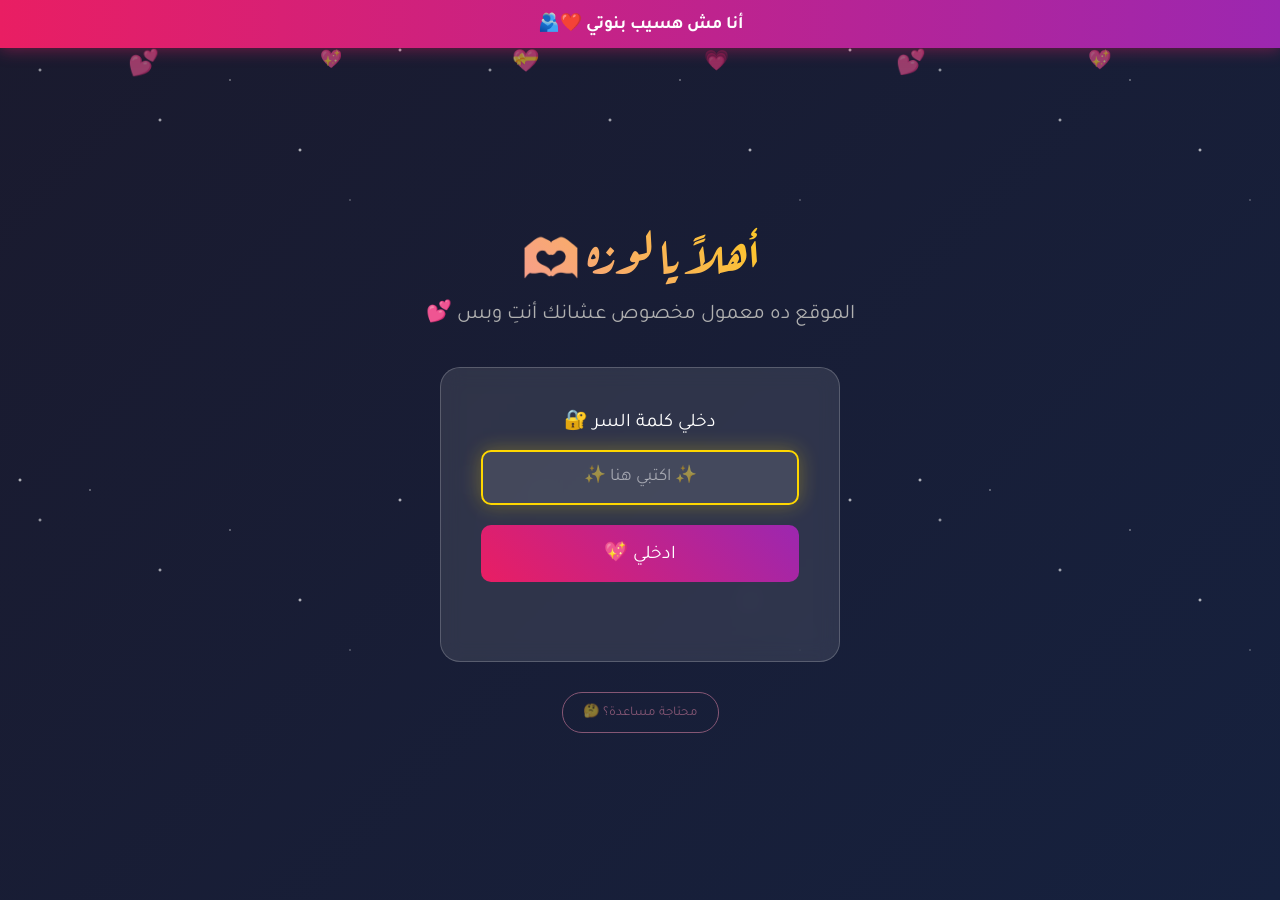
<file: why.html>
<!DOCTYPE html>
<html lang="ar" dir="rtl">
<head>
    <meta charset="UTF-8">
    <meta name="viewport" content="width=device-width, initial-scale=1.0">
    <title>💕 ليه الموقع ده؟</title>
    <link rel="preconnect" href="https://fonts.googleapis.com">
    <link rel="preconnect" href="https://fonts.gstatic.com" crossorigin>
    <link href="https://fonts.googleapis.com/css2?family=Tajawal:wght@400;500;700&family=Aref+Ruqaa:wght@400;700&display=swap" rel="stylesheet">
    <link rel="stylesheet" href="css/style.css">
</head>
<body class="why-page">
    <!-- ═══════ الشريط العلوي ═══════ -->
    <div class="top-banner">
        أنا مش هسيب بنوتي ❤️🫂
    </div>

    <div class="stars"></div>

    <nav class="navbar">
        <a href="home.html" class="logo">💕 بيتنا</a>
        <ul class="nav-links">
            <li><a href="home.html">الرئيسية</a></li>
            <li><a href="why.html" class="active">ليه الموقع ده؟</a></li>
            <li><a href="memories.html">ذكرياتنا</a></li>
            <li><a href="daily.html">رسائل يومية</a></li>
            <li><a href="questions.html">اسأليني</a></li>
        </ul>
        <button class="menu-toggle" onclick="toggleMenu()">☰</button>
    </nav>

    <main class="main-content">
        <!-- Back Button -->
        <div class="back-section">
            <a href="home.html" class="back-btn">
                ← رجوع للرئيسية
            </a>
        </div>

        <div class="letter-container">
            <div class="letter">
                <h1>💌 ليه عملت الموقع ده؟</h1>
                <div class="letter-content">
                    <p>بصي يا ست البنات كلهم 👸💕</p>
                    
                    <p>
                        أنا زي ما قولتلك في أول ريكورد ، أنا عايز أخليكي مختلفة... مميزة ⭐ 
                        الناس كلها العادي بتستنى مكالمة بس ، إنتي عشان مميزة 👑 
                        عملتلك حاجة مميزة ليكي يا ست البنات ✨💖
                    </p>
                    
                    <p>
                        الفكرة إنك مبدئياً هتلاقي في الموقع جزء يسليكي موجود على طول ، 
                        زي "ذكرياتنا" 📸 - فيديوهات متسجلة 🎬، فيديو عيد ميلادك ، 
                        اسكرينات كلام يضحك 😂🤣، صور تضحك 📷😆 
                        وده اللي موجود جوه ذكرياتنا.
                    </p>
                    
                    <p>
                        وهتلاقي "اسئلة وإجابة"😉 💭❓ - جمعتلك تقريباً كل الأسئلة اللي جت في بالي 
                    </p>
                    
                    <p>
                        وأهم حاجة هي الرسائل اليومية 🎁✨
                    </p>
                    
                    <p>
                        كل يوم بعد الساعة 12 🕛 هتلاقي فولدر جديد ظهر 📂🆕، 
                        فيه رسالة مني ليكي 💌، وكمان ريكورد طويل حلو زيك كده 🎵🌙 
                        بسلم عليكي فيه وبتكلم معاكي فيه 🗣️💕
                    </p>
                    
                    <p>
                        طبعاً أنا كده كده هكلمك جوه وهسلم عليكي وهسمع صوتك 🥰، 
                        وإن شاء الله بدعواتكم مطولش جوه يا هديتي 🤲🙏
                    </p>
                    
                    <p>
                        أنا بحبك 💗 ودايماً بفكر فيكي 💭♥️ 
                        ودي أقل حاجة تليق بست البنات 👸🌹، 
                        ولو أقدر أعمل أكتر هعمل عشان أوفيكي حقك ❤️
                    </p>
                    
                    <p>
                        ادعيلي يا غالية 🤲✨ 
                        ومتنسيش أنا كويس جوه ومبسوط  
                        طول ما إنتي بره كويسة ومبسوطة وواخدة بالك من نفسك 🌸💖
                    </p>
                    
                    <p class="signature">بحبك يا دودو 💕✨</p>
                    <p class="signature-name">~ حبيبك للأبد 💍🫶 ~</p>
                </div>
            </div>
        </div>
    </main>

    <!-- Fixed Home Button -->
    <a href="home.html" class="fixed-back-btn" title="الرئيسية">
        🏠
    </a>

    <script src="js/main.js"></script>
</body>
</html>
</file>
<file: css/style.css>
/* ============= Global Styles ============= */
* {
    margin: 0;
    padding: 0;
    box-sizing: border-box;
}

:root {
    --primary-color: #e91e63;
    --primary-light: #f48fb1;
    --primary-dark: #c2185b;
    --secondary-color: #9c27b0;
    --bg-dark: #1a1a2e;
    --bg-light: #16213e;
    --text-light: #ffffff;
    --text-muted: #b0b0b0;
    --gold: #ffd700;
}

body {
    font-family: 'Tajawal', sans-serif;
    background: linear-gradient(135deg, var(--bg-dark) 0%, var(--bg-light) 100%);
    min-height: 100vh;
    color: var(--text-light);
    overflow-x: hidden;
}

h1, h2, h3 {
    font-family: 'Aref Ruqaa', serif;
}

::-webkit-scrollbar {
    width: 8px;
}

::-webkit-scrollbar-track {
    background: var(--bg-dark);
}

::-webkit-scrollbar-thumb {
    background: var(--primary-color);
    border-radius: 4px;
}

::selection {
    background: var(--primary-color);
    color: white;
}

/* ============= Top Banner ============= */
.top-banner {
    background: linear-gradient(90deg, var(--primary-color), var(--secondary-color), var(--primary-color));
    background-size: 200% 100%;
    animation: gradientMove 3s ease infinite;
    color: white;
    text-align: center;
    padding: 12px 20px;
    font-size: 1.1rem;
    font-weight: bold;
    position: relative;
    z-index: 1001;
    box-shadow: 0 2px 15px rgba(233, 30, 99, 0.4);
}

@keyframes gradientMove {
    0% { background-position: 0% 50%; }
    50% { background-position: 100% 50%; }
    100% { background-position: 0% 50%; }
}

/* ============= Stars Background ============= */
.stars {
    position: fixed;
    top: 0;
    left: 0;
    width: 100%;
    height: 100%;
    pointer-events: none;
    background-image: 
        radial-gradient(2px 2px at 20px 30px, #fff, transparent),
        radial-gradient(2px 2px at 40px 70px, rgba(255,255,255,0.8), transparent),
        radial-gradient(1px 1px at 90px 40px, #fff, transparent),
        radial-gradient(2px 2px at 160px 120px, rgba(255,255,255,0.9), transparent),
        radial-gradient(1px 1px at 230px 80px, #fff, transparent),
        radial-gradient(2px 2px at 300px 150px, #fff, transparent),
        radial-gradient(1px 1px at 350px 200px, rgba(255,255,255,0.7), transparent),
        radial-gradient(2px 2px at 400px 50px, #fff, transparent);
    background-size: 450px 450px;
    animation: twinkle 5s ease-in-out infinite;
    z-index: -1;
}

@keyframes twinkle {
    0%, 100% { opacity: 1; }
    50% { opacity: 0.5; }
}

/* ============= Floating Hearts ============= */
.floating-hearts {
    position: fixed;
    width: 100%;
    height: 100%;
    pointer-events: none;
    overflow: hidden;
    z-index: -1;
}

.floating-hearts span {
    position: absolute;
    font-size: 20px;
    animation: float 15s infinite;
    opacity: 0.6;
}

.floating-hearts span:nth-child(1) { left: 10%; animation-delay: 0s; font-size: 25px; }
.floating-hearts span:nth-child(2) { left: 25%; animation-delay: 2s; font-size: 18px; }
.floating-hearts span:nth-child(3) { left: 40%; animation-delay: 4s; font-size: 22px; }
.floating-hearts span:nth-child(4) { left: 55%; animation-delay: 6s; font-size: 20px; }
.floating-hearts span:nth-child(5) { left: 70%; animation-delay: 8s; font-size: 24px; }
.floating-hearts span:nth-child(6) { left: 85%; animation-delay: 10s; font-size: 19px; }

@keyframes float {
    0% {
        transform: translateY(100vh) rotate(0deg);
        opacity: 0;
    }
    10% { opacity: 0.6; }
    90% { opacity: 0.6; }
    100% {
        transform: translateY(-100vh) rotate(720deg);
        opacity: 0;
    }
}

/* ============= Login Page ============= */
.login-container {
    display: flex;
    flex-direction: column;
    align-items: center;
    justify-content: center;
    min-height: calc(100vh - 50px);
    padding: 20px;
    text-align: center;
}

.welcome-text h1 {
    font-size: 3rem;
    margin-bottom: 10px;
    background: linear-gradient(45deg, var(--primary-light), var(--gold));
    -webkit-background-clip: text;
    -webkit-text-fill-color: transparent;
    background-clip: text;
    animation: shimmer 3s ease-in-out infinite;
}

@keyframes shimmer {
    0%, 100% { filter: brightness(1); }
    50% { filter: brightness(1.2); }
}

.welcome-text p {
    font-size: 1.3rem;
    color: var(--text-muted);
    margin-bottom: 40px;
}

.password-section {
    background: rgba(255, 255, 255, 0.1);
    backdrop-filter: blur(10px);
    padding: 40px;
    border-radius: 20px;
    border: 1px solid rgba(255, 255, 255, 0.2);
    width: 100%;
    max-width: 400px;
    transition: all 0.3s ease;
}

.password-section:hover {
    border-color: var(--primary-light);
    box-shadow: 0 10px 40px rgba(233, 30, 99, 0.2);
}

.password-section label {
    display: block;
    font-size: 1.2rem;
    margin-bottom: 15px;
}

.password-section input {
    width: 100%;
    padding: 15px;
    font-size: 1.1rem;
    border: 2px solid var(--primary-light);
    border-radius: 10px;
    background: rgba(255, 255, 255, 0.1);
    color: var(--text-light);
    text-align: center;
    font-family: 'Tajawal', sans-serif;
    margin-bottom: 20px;
    transition: all 0.3s ease;
}

.password-section input:focus {
    outline: none;
    border-color: var(--gold);
    box-shadow: 0 0 20px rgba(255, 215, 0, 0.3);
}

.password-section input::placeholder {
    color: rgba(255, 255, 255, 0.5);
}

.btn-primary {
    width: 100%;
    padding: 15px 30px;
    font-size: 1.2rem;
    font-family: 'Tajawal', sans-serif;
    background: linear-gradient(45deg, var(--primary-color), var(--secondary-color));
    color: white;
    border: none;
    border-radius: 10px;
    cursor: pointer;
    transition: all 0.3s ease;
    position: relative;
    overflow: hidden;
}

.btn-primary:hover {
    transform: translateY(-3px);
    box-shadow: 0 10px 30px rgba(233, 30, 99, 0.4);
}

.error-msg {
    color: #ff6b6b;
    margin-top: 15px;
    min-height: 24px;
    transition: all 0.3s ease;
}

/* ============= Hint Section ============= */
.hint-section {
    margin-top: 30px;
    opacity: 0.5;
    transition: opacity 0.3s ease;
}

.hint-section.show-hint {
    opacity: 1;
}

.btn-hint {
    background: transparent;
    border: 1px solid var(--primary-light);
    color: var(--primary-light);
    padding: 10px 20px;
    border-radius: 20px;
    cursor: pointer;
    font-family: 'Tajawal', sans-serif;
    transition: all 0.3s ease;
}

.btn-hint:hover {
    background: var(--primary-light);
    color: var(--bg-dark);
}

.hints-container {
    margin-top: 20px;
    padding: 20px;
    background: rgba(255, 215, 0, 0.1);
    border-radius: 10px;
    border: 1px solid var(--gold);
    animation: fadeIn 0.3s ease;
}

.hint-title {
    color: var(--gold);
    margin-bottom: 10px;
}

.btn-small {
    margin-top: 10px;
    padding: 8px 15px;
    font-size: 0.9rem;
    background: var(--gold);
    color: var(--bg-dark);
    border: none;
    border-radius: 5px;
    cursor: pointer;
    font-family: 'Tajawal', sans-serif;
    transition: all 0.3s ease;
}

.btn-small:hover {
    transform: scale(1.05);
}

.hidden {
    display: none !important;
}

/* ============= Animations ============= */
.shake {
    animation: shake 0.5s ease-in-out;
}

@keyframes shake {
    0%, 100% { transform: translateX(0); }
    20%, 60% { transform: translateX(-10px); }
    40%, 80% { transform: translateX(10px); }
}

.bounce {
    animation: bounce 0.5s ease;
}

@keyframes bounce {
    0%, 100% { transform: scale(1); }
    50% { transform: scale(1.1); }
}

@keyframes fadeIn {
    from { opacity: 0; transform: translateY(-10px); }
    to { opacity: 1; transform: translateY(0); }
}

@keyframes fadeInUp {
    from {
        opacity: 0;
        transform: translateY(20px);
    }
    to {
        opacity: 1;
        transform: translateY(0);
    }
}

@keyframes pulse {
    0%, 100% { transform: scale(1); }
    50% { transform: scale(1.1); }
}

.confetti {
    position: fixed;
    width: 10px;
    height: 10px;
    top: -10px;
    border-radius: 50%;
    animation: fall linear forwards;
    z-index: 9999;
}

@keyframes fall {
    to {
        transform: translateY(100vh) rotate(720deg);
        opacity: 0;
    }
}

.success {
    animation: successPulse 0.5s ease;
}

@keyframes successPulse {
    0%, 100% { transform: scale(1); }
    50% { transform: scale(1.02); }
}

/* ============= Navigation ============= */
.navbar {
    display: flex;
    justify-content: space-between;
    align-items: center;
    padding: 15px 30px;
    background: rgba(0, 0, 0, 0.3);
    backdrop-filter: blur(10px);
    position: sticky;
    top: 0;
    z-index: 100;
    border-bottom: 1px solid rgba(255, 255, 255, 0.1);
}

.logo {
    font-family: 'Aref Ruqaa', serif;
    font-size: 1.5rem;
    color: var(--primary-light);
    text-decoration: none;
}

.nav-links {
    display: flex;
    list-style: none;
    gap: 10px;
}

.nav-links a {
    color: var(--text-light);
    text-decoration: none;
    padding: 10px 18px;
    border-radius: 25px;
    transition: all 0.3s ease;
    font-size: 0.95rem;
}

.nav-links a:hover {
    background: rgba(255, 255, 255, 0.1);
}

.nav-links a.active {
    background: var(--primary-color);
}

.menu-toggle {
    display: none;
    background: none;
    border: none;
    color: white;
    font-size: 1.5rem;
    cursor: pointer;
    padding: 5px;
}

/* ============= Main Content ============= */
.main-content {
    padding: 40px 20px;
    max-width: 1200px;
    margin: 0 auto;
    animation: fadeIn 0.5s ease;
}

.page-title {
    font-size: 2.5rem;
    text-align: center;
    margin-bottom: 10px;
    color: var(--primary-light);
}

.page-subtitle {
    text-align: center;
    color: var(--text-muted);
    margin-bottom: 40px;
    font-size: 1.1rem;
}

/* ============= Back Button ============= */
.back-section {
    text-align: center;
    margin-bottom: 30px;
}

.back-btn {
    display: inline-flex;
    align-items: center;
    gap: 8px;
    padding: 12px 25px;
    background: rgba(255, 255, 255, 0.1);
    color: var(--primary-light);
    text-decoration: none;
    border-radius: 25px;
    border: 1px solid var(--primary-light);
    transition: all 0.3s ease;
}

.back-btn:hover {
    background: var(--primary-light);
    color: var(--bg-dark);
    transform: translateX(5px);
}

.fixed-back-btn {
    position: fixed;
    bottom: 30px;
    left: 30px;
    width: 60px;
    height: 60px;
    background: linear-gradient(45deg, var(--primary-color), var(--secondary-color));
    border-radius: 50%;
    display: flex;
    align-items: center;
    justify-content: center;
    font-size: 1.5rem;
    text-decoration: none;
    box-shadow: 0 5px 20px rgba(233, 30, 99, 0.4);
    transition: all 0.3s ease;
    z-index: 100;
}

.fixed-back-btn:hover {
    transform: scale(1.1);
    box-shadow: 0 8px 30px rgba(233, 30, 99, 0.6);
}

/* ============= Home Page ============= */
.hero {
    text-align: center;
    padding: 60px 20px;
}

.hero h1 {
    font-size: 2.5rem;
    margin-bottom: 15px;
    background: linear-gradient(45deg, var(--primary-light), var(--gold));
    -webkit-background-clip: text;
    -webkit-text-fill-color: transparent;
    background-clip: text;
}

.hero p {
    font-size: 1.2rem;
    color: var(--text-muted);
}

#greeting {
    font-size: 1.3rem;
    color: var(--gold);
    margin-bottom: 10px;
}

.cards-container {
    display: grid;
    grid-template-columns: repeat(auto-fit, minmax(250px, 1fr));
    gap: 30px;
    margin-top: 40px;
}

.card {
    background: rgba(255, 255, 255, 0.1);
    backdrop-filter: blur(10px);
    padding: 40px 30px;
    border-radius: 20px;
    text-align: center;
    text-decoration: none;
    color: var(--text-light);
    border: 1px solid rgba(255, 255, 255, 0.1);
    transition: all 0.3s ease;
}

.card:hover {
    transform: translateY(-10px);
    border-color: var(--primary-light);
    box-shadow: 0 20px 40px rgba(233, 30, 99, 0.2);
}

.card-icon {
    font-size: 3rem;
    display: block;
    margin-bottom: 15px;
}

.card h3 {
    margin-bottom: 10px;
    color: var(--primary-light);
    font-size: 1.3rem;
}

.card p {
    color: var(--text-muted);
}

/* ============= Folders ============= */
.folders-container {
    display: grid;
    grid-template-columns: repeat(auto-fill, minmax(160px, 1fr));
    gap: 20px;
}

.folder {
    background: rgba(255, 255, 255, 0.1);
    padding: 30px 20px;
    border-radius: 15px;
    text-align: center;
    cursor: pointer;
    transition: all 0.3s ease;
    border: 2px solid transparent;
    position: relative;
    animation: fadeInUp 0.5s ease forwards;
    opacity: 0;
}

.folder:hover {
    transform: scale(1.05);
    border-color: var(--primary-light);
    background: rgba(255, 255, 255, 0.15);
}

.folder.today {
    border: 2px solid var(--gold);
    animation: fadeInUp 0.5s ease forwards, glow 2s ease-in-out infinite;
}

@keyframes glow {
    0%, 100% { box-shadow: 0 0 5px rgba(255, 215, 0, 0.5); }
    50% { box-shadow: 0 0 25px rgba(255, 215, 0, 0.8); }
}

.folder-icon {
    font-size: 3rem;
    display: block;
    margin-bottom: 10px;
}

.folder-mood {
    font-size: 2rem;
    margin-bottom: 5px;
}

.folder-day {
    font-weight: bold;
    color: var(--primary-light);
    font-size: 1.1rem;
}

.folder-status {
    font-size: 0.85rem;
    color: var(--text-muted);
    margin-top: 5px;
}

.new-badge {
    position: absolute;
    top: -8px;
    right: -8px;
    background: linear-gradient(45deg, #ff4081, #ff6090);
    color: white;
    font-size: 0.65rem;
    font-weight: bold;
    padding: 4px 10px;
    border-radius: 12px;
    animation: pulse 1s ease infinite;
    box-shadow: 0 2px 10px rgba(255, 64, 129, 0.5);
}

.folders-hint {
    grid-column: 1 / -1;
    text-align: center;
    padding: 30px;
    color: var(--text-muted);
    font-size: 1.1rem;
}

.folders-hint p {
    margin: 5px 0;
}

/* ============= Empty Message ============= */
.empty-message {
    grid-column: 1 / -1;
    text-align: center;
    padding: 60px 20px;
    color: var(--text-muted);
}

.empty-icon {
    font-size: 4rem;
    margin-bottom: 20px;
    animation: bounce 2s ease infinite;
}

.empty-message h3 {
    font-size: 1.5rem;
    color: var(--primary-light);
    margin-bottom: 10px;
}

.empty-message p {
    font-size: 1.1rem;
    margin-bottom: 5px;
}

.countdown {
    margin-top: 20px;
    font-size: 1.3rem;
    color: var(--gold);
    font-weight: bold;
}

/* ============= Modal ============= */
.modal {
    position: fixed;
    top: 0;
    left: 0;
    width: 100%;
    height: 100%;
    background: rgba(0, 0, 0, 0.85);
    display: flex;
    align-items: center;
    justify-content: center;
    z-index: 1000;
    padding: 20px;
    animation: fadeIn 0.3s ease;
}

.modal-content {
    background: linear-gradient(135deg, var(--bg-dark), var(--bg-light));
    padding: 40px;
    border-radius: 25px;
    max-width: 500px;
    width: 100%;
    text-align: center;
    border: 1px solid var(--primary-light);
    position: relative;
    max-height: 90vh;
    overflow-y: auto;
    animation: slideUp 0.3s ease;
}

@keyframes slideUp {
    from {
        opacity: 0;
        transform: translateY(50px);
    }
    to {
        opacity: 1;
        transform: translateY(0);
    }
}

.audio-modal-content {
    max-width: 550px;
}

.close-modal {
    position: absolute;
    top: 15px;
    left: 15px;
    background: rgba(255, 255, 255, 0.1);
    border: none;
    color: white;
    font-size: 1.5rem;
    cursor: pointer;
    width: 40px;
    height: 40px;
    border-radius: 50%;
    transition: all 0.3s ease;
}

.close-modal:hover {
    background: var(--primary-color);
    transform: rotate(90deg);
}

.day-header {
    margin-bottom: 20px;
}

.day-number {
    font-size: 2rem;
    color: var(--gold);
    display: block;
    font-family: 'Aref Ruqaa', serif;
}

.day-date {
    color: var(--text-muted);
    font-size: 0.9rem;
}

.message-container {
    background: rgba(255, 255, 255, 0.05);
    padding: 20px;
    border-radius: 15px;
    margin-bottom: 20px;
}

.day-message {
    font-size: 1.15rem;
    line-height: 1.9;
    color: var(--text-light);
}

/* ============= Audio Player ============= */
.audio-player {
    background: rgba(0, 0, 0, 0.3);
    padding: 25px;
    border-radius: 20px;
}

.waveform {
    display: flex;
    justify-content: center;
    gap: 4px;
    height: 40px;
    align-items: flex-end;
    margin-bottom: 20px;
}

.waveform span {
    width: 4px;
    background: linear-gradient(to top, var(--primary-color), var(--gold));
    border-radius: 2px;
    animation: wave 1s ease-in-out infinite;
    animation-play-state: paused;
}

.waveform.playing span {
    animation-play-state: running;
}

.waveform span:nth-child(1) { height: 10px; animation-delay: 0s; }
.waveform span:nth-child(2) { height: 20px; animation-delay: 0.1s; }
.waveform span:nth-child(3) { height: 30px; animation-delay: 0.2s; }
.waveform span:nth-child(4) { height: 25px; animation-delay: 0.3s; }
.waveform span:nth-child(5) { height: 35px; animation-delay: 0.4s; }
.waveform span:nth-child(6) { height: 20px; animation-delay: 0.5s; }
.waveform span:nth-child(7) { height: 30px; animation-delay: 0.6s; }
.waveform span:nth-child(8) { height: 15px; animation-delay: 0.7s; }
.waveform span:nth-child(9) { height: 25px; animation-delay: 0.8s; }
.waveform span:nth-child(10) { height: 10px; animation-delay: 0.9s; }

@keyframes wave {
    0%, 100% { transform: scaleY(0.5); }
    50% { transform: scaleY(1); }
}

.player-main-controls {
    display: flex;
    justify-content: center;
    align-items: center;
    gap: 20px;
    margin-bottom: 20px;
}

.skip-btn {
    width: 50px;
    height: 50px;
    border-radius: 50%;
    background: rgba(255, 255, 255, 0.1);
    border: none;
    font-size: 1.2rem;
    cursor: pointer;
    transition: all 0.3s ease;
    color: white;
}

.skip-btn:hover {
    background: rgba(255, 255, 255, 0.2);
    transform: scale(1.1);
}

.play-btn {
    width: 70px;
    height: 70px;
    border-radius: 50%;
    background: linear-gradient(45deg, var(--primary-color), var(--secondary-color));
    border: none;
    font-size: 1.8rem;
    cursor: pointer;
    transition: all 0.3s ease;
    box-shadow: 0 5px 20px rgba(233, 30, 99, 0.4);
}

.play-btn:hover {
    transform: scale(1.1);
    box-shadow: 0 8px 30px rgba(233, 30, 99, 0.6);
}

.progress-section-player {
    display: flex;
    align-items: center;
    gap: 15px;
    margin-bottom: 20px;
}

.progress-wrapper {
    flex: 1;
    position: relative;
}

.progress-container {
    height: 6px;
    background: rgba(255, 255, 255, 0.2);
    border-radius: 3px;
    overflow: hidden;
    cursor: pointer;
}

.progress-bar {
    height: 100%;
    background: linear-gradient(90deg, var(--primary-color), var(--gold));
    width: 0%;
    border-radius: 3px;
    transition: width 0.1s linear;
}

.audio-slider {
    position: absolute;
    top: 50%;
    left: 0;
    width: 100%;
    transform: translateY(-50%);
    opacity: 0;
    cursor: pointer;
    height: 20px;
    z-index: 10;
}

.time-label {
    font-size: 0.85rem;
    color: var(--text-muted);
    min-width: 45px;
}

.player-extra-controls {
    display: flex;
    justify-content: center;
    align-items: center;
    gap: 30px;
    margin-bottom: 20px;
}

.volume-control {
    display: flex;
    align-items: center;
    gap: 10px;
}

.volume-control button {
    background: none;
    border: none;
    font-size: 1.2rem;
    cursor: pointer;
}

.volume-slider {
    width: 80px;
}

.speed-btn {
    padding: 5px 15px;
    background: rgba(255, 255, 255, 0.1);
    border: 1px solid rgba(255, 255, 255, 0.2);
    border-radius: 15px;
    color: white;
    cursor: pointer;
    font-family: 'Tajawal', sans-serif;
    transition: all 0.3s ease;
}

.speed-btn:hover {
    background: rgba(255, 255, 255, 0.2);
}

.download-btn {
    width: 100%;
    padding: 15px;
    background: linear-gradient(45deg, var(--gold), #ffb700);
    color: var(--bg-dark);
    border: none;
    border-radius: 10px;
    font-size: 1.1rem;
    font-family: 'Tajawal', sans-serif;
    font-weight: bold;
    cursor: pointer;
    transition: all 0.3s ease;
}

.download-btn:hover {
    transform: translateY(-2px);
    box-shadow: 0 5px 20px rgba(255, 215, 0, 0.4);
}

.modal-navigation {
    display: flex;
    justify-content: center;
    gap: 15px;
    margin-top: 20px;
    padding-top: 20px;
    border-top: 1px solid rgba(255, 255, 255, 0.1);
    flex-wrap: wrap;
}

.nav-link-btn {
    padding: 12px 25px;
    background: rgba(255, 255, 255, 0.1);
    color: white;
    text-decoration: none;
    border-radius: 25px;
    transition: all 0.3s ease;
    font-size: 0.95rem;
}

.nav-link-btn:hover {
    background: rgba(255, 255, 255, 0.2);
}

.nav-link-btn.primary {
    background: linear-gradient(45deg, var(--primary-color), var(--secondary-color));
}

.nav-link-btn.primary:hover {
    transform: translateY(-2px);
    box-shadow: 0 5px 15px rgba(233, 30, 99, 0.4);
}

input[type="range"] {
    -webkit-appearance: none;
    width: 100%;
    height: 6px;
    border-radius: 3px;
    background: rgba(255,255,255,0.2);
    outline: none;
    cursor: pointer;
}

input[type="range"]::-webkit-slider-thumb {
    -webkit-appearance: none;
    width: 18px;
    height: 18px;
    border-radius: 50%;
    background: linear-gradient(45deg, var(--primary-color), var(--gold));
    cursor: pointer;
    box-shadow: 0 2px 10px rgba(0,0,0,0.3);
    transition: transform 0.2s ease;
}

input[type="range"]::-webkit-slider-thumb:hover {
    transform: scale(1.2);
}

/* ============= Letter Page ============= */
.letter-container {
    display: flex;
    justify-content: center;
    padding: 20px;
}

.letter {
    background: rgba(255, 255, 255, 0.05);
    padding: 50px;
    border-radius: 20px;
    max-width: 700px;
    border: 1px solid rgba(255, 255, 255, 0.1);
    position: relative;
}

.letter h1 {
    text-align: center;
    margin-bottom: 30px;
    color: var(--primary-light);
}

.letter-content p {
    font-size: 1.2rem;
    line-height: 2;
    margin-bottom: 20px;
}

.signature {
    margin-top: 40px;
    color: var(--gold);
    font-style: italic;
    font-size: 1.3rem;
}

.signature-name {
    text-align: left;
    color: var(--primary-light);
    font-family: 'Aref Ruqaa', serif;
    font-size: 1.5rem;
}

/* ============= Memories Page ============= */
.memories-container {
    max-width: 800px;
    margin: 0 auto;
    padding: 20px;
}

.memory-card {
    background: rgba(255, 255, 255, 0.1);
    border-radius: 20px;
    padding: 25px;
    margin-bottom: 25px;
    border: 1px solid rgba(255, 255, 255, 0.1);
    transition: all 0.3s ease;
    animation: fadeInUp 0.5s ease forwards;
    opacity: 0;
}

.memory-card:nth-child(1) { animation-delay: 0.1s; }
.memory-card:nth-child(2) { animation-delay: 0.2s; }
.memory-card:nth-child(3) { animation-delay: 0.3s; }
.memory-card:nth-child(4) { animation-delay: 0.4s; }

.memory-card:hover {
    transform: translateY(-5px);
    border-color: var(--primary-light);
    box-shadow: 0 10px 30px rgba(233, 30, 99, 0.2);
}

.memory-emoji {
    font-size: 3rem;
    text-align: center;
    margin-bottom: 15px;
}

.memory-date {
    display: inline-block;
    background: linear-gradient(45deg, var(--primary-color), var(--secondary-color));
    padding: 8px 20px;
    border-radius: 20px;
    font-size: 0.9rem;
    margin-bottom: 15px;
}

.memory-title {
    font-size: 1.5rem;
    color: var(--primary-light);
    margin-bottom: 10px;
}

.memory-text {
    color: var(--text-muted);
    line-height: 1.8;
    font-size: 1.1rem;
}

.add-memory-hint {
    text-align: center;
    padding: 40px;
    color: var(--text-muted);
    border: 2px dashed rgba(255,255,255,0.2);
    border-radius: 20px;
    margin-top: 30px;
    transition: all 0.3s ease;
}

.add-memory-hint:hover {
    border-color: var(--primary-light);
}

/* ============= Questions Page ============= */
.questions-container {
    max-width: 700px;
    margin: 0 auto;
}

.question-card {
    background: rgba(255, 255, 255, 0.1);
    margin-bottom: 15px;
    border-radius: 15px;
    overflow: hidden;
    cursor: pointer;
    transition: all 0.3s ease;
    border: 1px solid transparent;
}

.question-card:hover {
    background: rgba(255, 255, 255, 0.15);
    border-color: rgba(255, 255, 255, 0.2);
}

.question-card.active {
    border-color: var(--primary-light);
}

.question {
    padding: 20px;
    font-size: 1.1rem;
    display: flex;
    align-items: center;
    gap: 15px;
}

.q-icon {
    font-size: 1.5rem;
}

.q-text {
    flex: 1;
}

.q-arrow {
    transition: transform 0.3s ease;
    font-size: 1.2rem;
}

.question-card.active .q-arrow {
    transform: rotate(180deg);
}

.answer {
    padding: 0 20px 20px;
    color: var(--text-muted);
    border-top: 1px solid rgba(255, 255, 255, 0.1);
    padding-top: 15px;
    animation: fadeIn 0.3s ease;
    line-height: 1.8;
}

.answer p {
    margin-bottom: 10px;
}

/* ============= Toast ============= */
.toast {
    position: fixed;
    bottom: 30px;
    left: 50%;
    transform: translateX(-50%) translateY(100px);
    padding: 15px 30px;
    border-radius: 30px;
    color: white;
    font-size: 1rem;
    z-index: 10000;
    transition: transform 0.3s ease;
    box-shadow: 0 5px 20px rgba(0, 0, 0, 0.3);
}

.toast.show {
    transform: translateX(-50%) translateY(0);
}

.toast-info { 
    background: linear-gradient(45deg, #2196f3, #03a9f4); 
}

.toast-success { 
    background: linear-gradient(45deg, #4caf50, #8bc34a); 
}

.toast-error { 
    background: linear-gradient(45deg, #f44336, #e91e63); 
}

/* ============= Responsive ============= */
@media (max-width: 768px) {
    .top-banner {
        font-size: 0.95rem;
        padding: 10px 15px;
    }

    .welcome-text h1 {
        font-size: 2rem;
    }
    
    .password-section {
        padding: 30px 20px;
    }
    
    .nav-links {
        display: none;
        position: absolute;
        top: 100%;
        right: 0;
        left: 0;
        background: var(--bg-dark);
        flex-direction: column;
        padding: 20px;
        gap: 10px;
        border-bottom: 1px solid rgba(255, 255, 255, 0.1);
    }
    
    .nav-links.active {
        display: flex;
    }
    
    .nav-links a {
        padding: 12px 20px;
        text-align: center;
    }
    
    .menu-toggle {
        display: block;
    }
    
    .page-title {
        font-size: 2rem;
    }
    
    .hero h1 {
        font-size: 1.8rem;
    }
    
    .cards-container {
        grid-template-columns: 1fr;
        gap: 20px;
    }
    
    .folders-container {
        grid-template-columns: repeat(2, 1fr);
        gap: 15px;
    }
    
    .folder {
        padding: 20px 15px;
    }
    
    .modal-content {
        padding: 25px 20px;
        margin: 10px;
    }
    
    .player-main-controls {
        gap: 15px;
    }
    
    .play-btn {
        width: 60px;
        height: 60px;
        font-size: 1.5rem;
    }
    
    .skip-btn {
        width: 45px;
        height: 45px;
    }
    
    .player-extra-controls {
        flex-direction: column;
        gap: 15px;
    }
    
    .fixed-back-btn {
        width: 50px;
        height: 50px;
        bottom: 20px;
        left: 20px;
        font-size: 1.2rem;
    }
    
    .letter {
        padding: 30px 20px;
    }
    
    .modal-navigation {
        flex-direction: column;
        align-items: center;
    }
    
    .nav-link-btn {
        width: 100%;
        text-align: center;
    }
}

@media (max-width: 480px) {
    .folders-container {
        grid-template-columns: repeat(2, 1fr);
        gap: 10px;
    }
    
    .folder-icon {
        font-size: 2.5rem;
    }
    
    .folder-mood {
        font-size: 1.5rem;
    }
    
    .progress-section-player {
        flex-wrap: wrap;
        gap: 10px;
    }
    
    .progress-wrapper {
        order: 3;
        width: 100%;
    }
}
</file>
